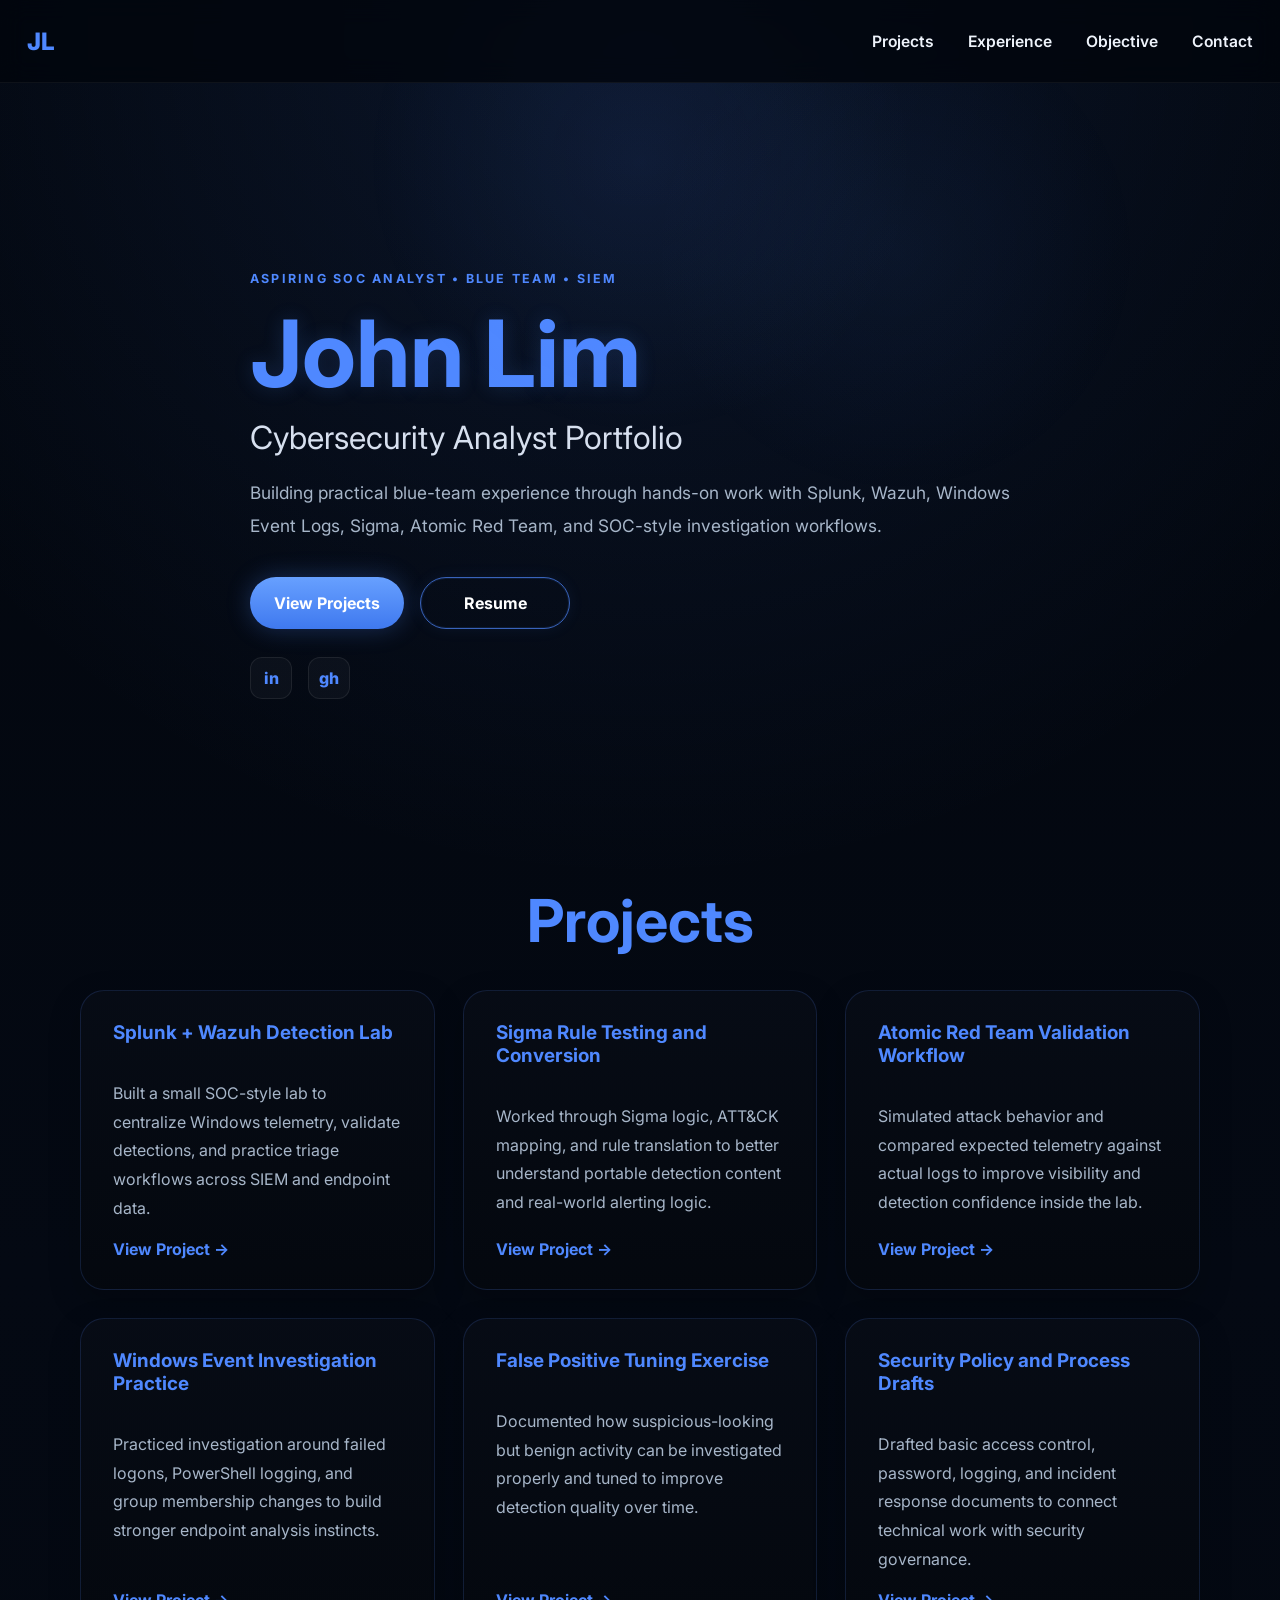
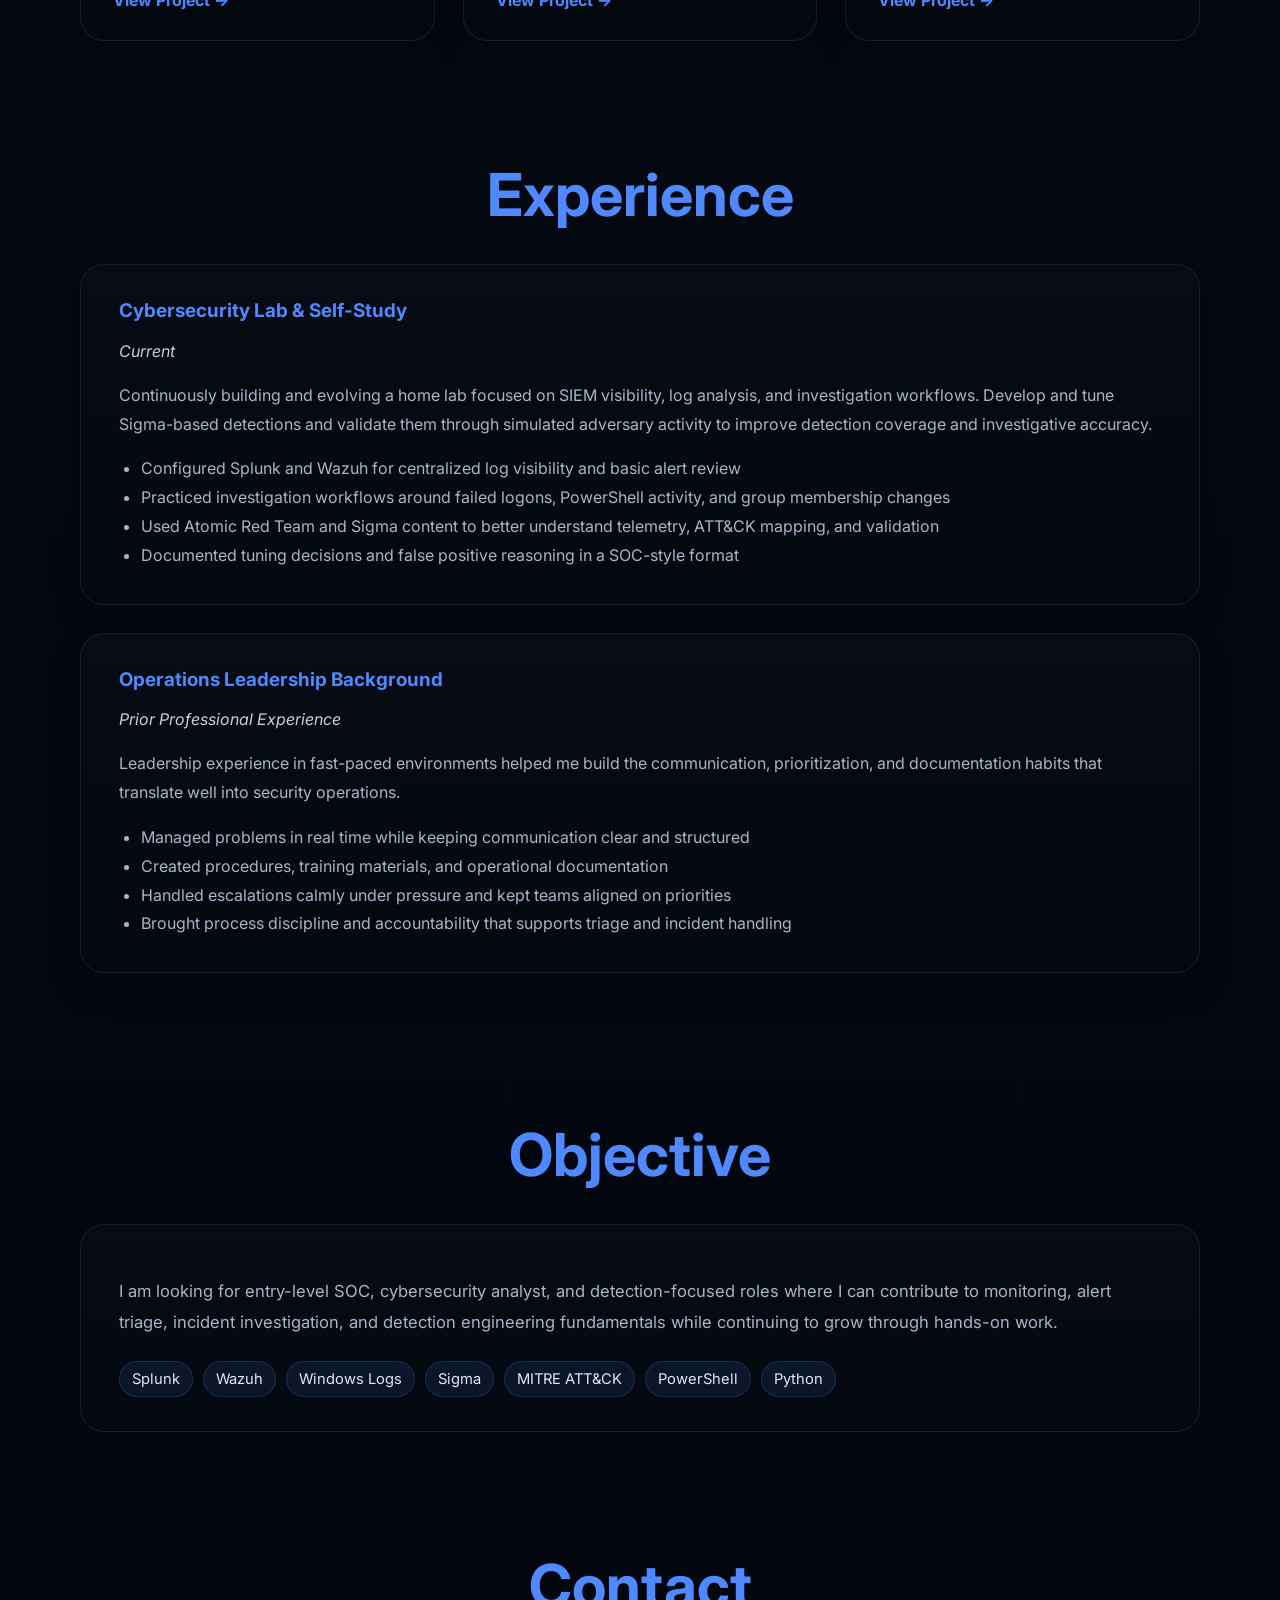
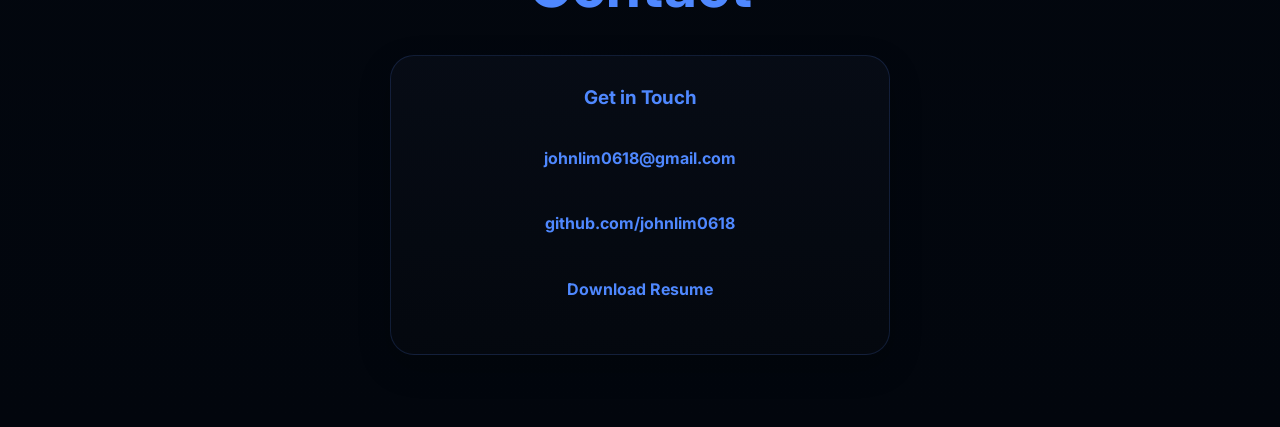
<file: index.html>
<!DOCTYPE html>
<html lang="en">
<head>
  <meta charset="UTF-8" />
  <meta name="viewport" content="width=device-width, initial-scale=1.0" />
  <title>John Lim | Cybersecurity Portfolio</title>
  <meta name="description" content="Cybersecurity portfolio for John Lim." />
  <link rel="preconnect" href="https://fonts.googleapis.com">
  <link rel="preconnect" href="https://fonts.gstatic.com" crossorigin>
  <link href="https://fonts.googleapis.com/css2?family=Inter:wght@400;500;600;700;800&display=swap" rel="stylesheet">
  <link rel="stylesheet" href="style.css" />
</head>
<body>
  <div class="page-glow"></div>

  <header class="header">
    <div class="container nav">
      <a class="brand" href="index.html">JL</a>
      <button class="menu-btn" aria-label="Toggle navigation">☰</button>
      <nav class="nav-links">
        <a href="#projects">Projects</a>
        <a href="#experience">Experience</a>
        <a href="#objective">Objective</a>
        <a href="#contact">Contact</a>
      </nav>
    </div>
  </header>

  <main id="top">
    <section class="hero">
      <div class="container hero-inner">
        <p class="eyebrow">Aspiring SOC Analyst • Blue Team • SIEM</p>
        <h1>John Lim</h1>
        <p class="subtitle">Cybersecurity Analyst Portfolio</p>
        <p class="hero-copy">
          Building practical blue-team experience through hands-on work with Splunk, Wazuh,
          Windows Event Logs, Sigma, Atomic Red Team, and SOC-style investigation workflows.
        </p>

        <div class="hero-actions">
          <a class="btn btn-primary" href="#projects">View Projects</a>
          <a class="btn btn-secondary" href="resume.pdf" target="_blank">Resume</a>
        </div>

        <div class="socials">
          <a href="https://www.linkedin.com/in/your-linkedin/" target="_blank" rel="noreferrer" aria-label="LinkedIn">in</a>
          <a href="https://github.com/johnlim0618" target="_blank" rel="noreferrer" aria-label="GitHub">gh</a>
        </div>
      </div>
    </section>

    <section id="projects" class="section">
      <div class="container narrow">
        <h2 class="section-heading">Projects</h2>

        <div class="project-grid">
          <article class="project-card">
            <h3>Splunk + Wazuh Detection Lab</h3>
            <p>Built a small SOC-style lab to centralize Windows telemetry, validate detections, and practice triage workflows across SIEM and endpoint data.</p>
            <a href="splunk-wazuh-detection-lab.html">View Project →</a>
          </article>

          <article class="project-card">
            <h3>Sigma Rule Testing and Conversion</h3>
            <p>Worked through Sigma logic, ATT&amp;CK mapping, and rule translation to better understand portable detection content and real-world alerting logic.</p>
            <a href="sigma-rule-testing-conversion.html">View Project →</a>
          </article>

          <article class="project-card">
            <h3>Atomic Red Team Validation Workflow</h3>
            <p>Simulated attack behavior and compared expected telemetry against actual logs to improve visibility and detection confidence inside the lab.</p>
            <a href="atomic-red-team-validation-workflow.html">View Project →</a>
          </article>

          <article class="project-card">
            <h3>Windows Event Investigation Practice</h3>
            <p>Practiced investigation around failed logons, PowerShell logging, and group membership changes to build stronger endpoint analysis instincts.</p>
            <a href="windows-event-investigation-practice.html">View Project →</a>
          </article>

          <article class="project-card">
            <h3>False Positive Tuning Exercise</h3>
            <p>Documented how suspicious-looking but benign activity can be investigated properly and tuned to improve detection quality over time.</p>
            <a href="false-positive-tuning-exercise.html">View Project →</a>
          </article>

          <article class="project-card">
            <h3>Security Policy and Process Drafts</h3>
            <p>Drafted basic access control, password, logging, and incident response documents to connect technical work with security governance.</p>
            <a href="security-policy-process-drafts.html">View Project →</a>
          </article>
        </div>
      </div>
    </section>

    <section id="experience" class="section">
      <div class="container narrow">
        <h2 class="section-heading">Experience</h2>

        <article class="exp-card">
          <h3>Cybersecurity Lab & Self-Study</h3>
          <p class="exp-meta">Current</p>
          <p class="exp-summary">Continuously building and evolving a home lab focused on SIEM visibility, log analysis, and investigation workflows. Develop and tune Sigma-based detections and validate them through simulated adversary activity to improve detection coverage and investigative accuracy.</p>
          <ul>
            <li>Configured Splunk and Wazuh for centralized log visibility and basic alert review</li>
            <li>Practiced investigation workflows around failed logons, PowerShell activity, and group membership changes</li>
            <li>Used Atomic Red Team and Sigma content to better understand telemetry, ATT&amp;CK mapping, and validation</li>
            <li>Documented tuning decisions and false positive reasoning in a SOC-style format</li>
          </ul>
        </article>

        <article class="exp-card">
          <h3>Operations Leadership Background</h3>
          <p class="exp-meta">Prior Professional Experience</p>
          <p class="exp-summary">Leadership experience in fast-paced environments helped me build the communication, prioritization, and documentation habits that translate well into security operations.</p>
          <ul>
            <li>Managed problems in real time while keeping communication clear and structured</li>
            <li>Created procedures, training materials, and operational documentation</li>
            <li>Handled escalations calmly under pressure and kept teams aligned on priorities</li>
            <li>Brought process discipline and accountability that supports triage and incident handling</li>
          </ul>
        </article>
      </div>
    </section>

    <section id="objective" class="section">
      <div class="container narrow">
        <h2 class="section-heading">Objective</h2>
        <article class="objective-card">
          <p>I am looking for entry-level SOC, cybersecurity analyst, and detection-focused roles where I can contribute to monitoring, alert triage, incident investigation, and detection engineering fundamentals while continuing to grow through hands-on work.</p>
          <div class="pill-row">
            <span>Splunk</span>
            <span>Wazuh</span>
            <span>Windows Logs</span>
            <span>Sigma</span>
            <span>MITRE ATT&CK</span>
            <span>PowerShell</span>
            <span>Python</span>
          </div>
        </article>
      </div>
    </section>

   <section id="contact" class="section">
  <div class="container narrow">
    <h2 class="section-heading">Contact</h2>

    <div style="display: flex; justify-content: center;">
      <article class="project-card" style="max-width: 500px; width: 100%; text-align: center;">
        <h3>Get in Touch</h3>

        <p>
          <a href="mailto:YOUR_EMAIL_HERE">johnlim0618@gmail.com</a>
        </p>

        <p>
          <a href="https://github.com/johnlim0618" target="_blank" rel="noreferrer">
            github.com/johnlim0618
          </a>
        </p>

        <p>
          <a href="resume.pdf" download>
            Download Resume
          </a>
        </p>
      </article>
    </div>
  </div>
</section>
</file>
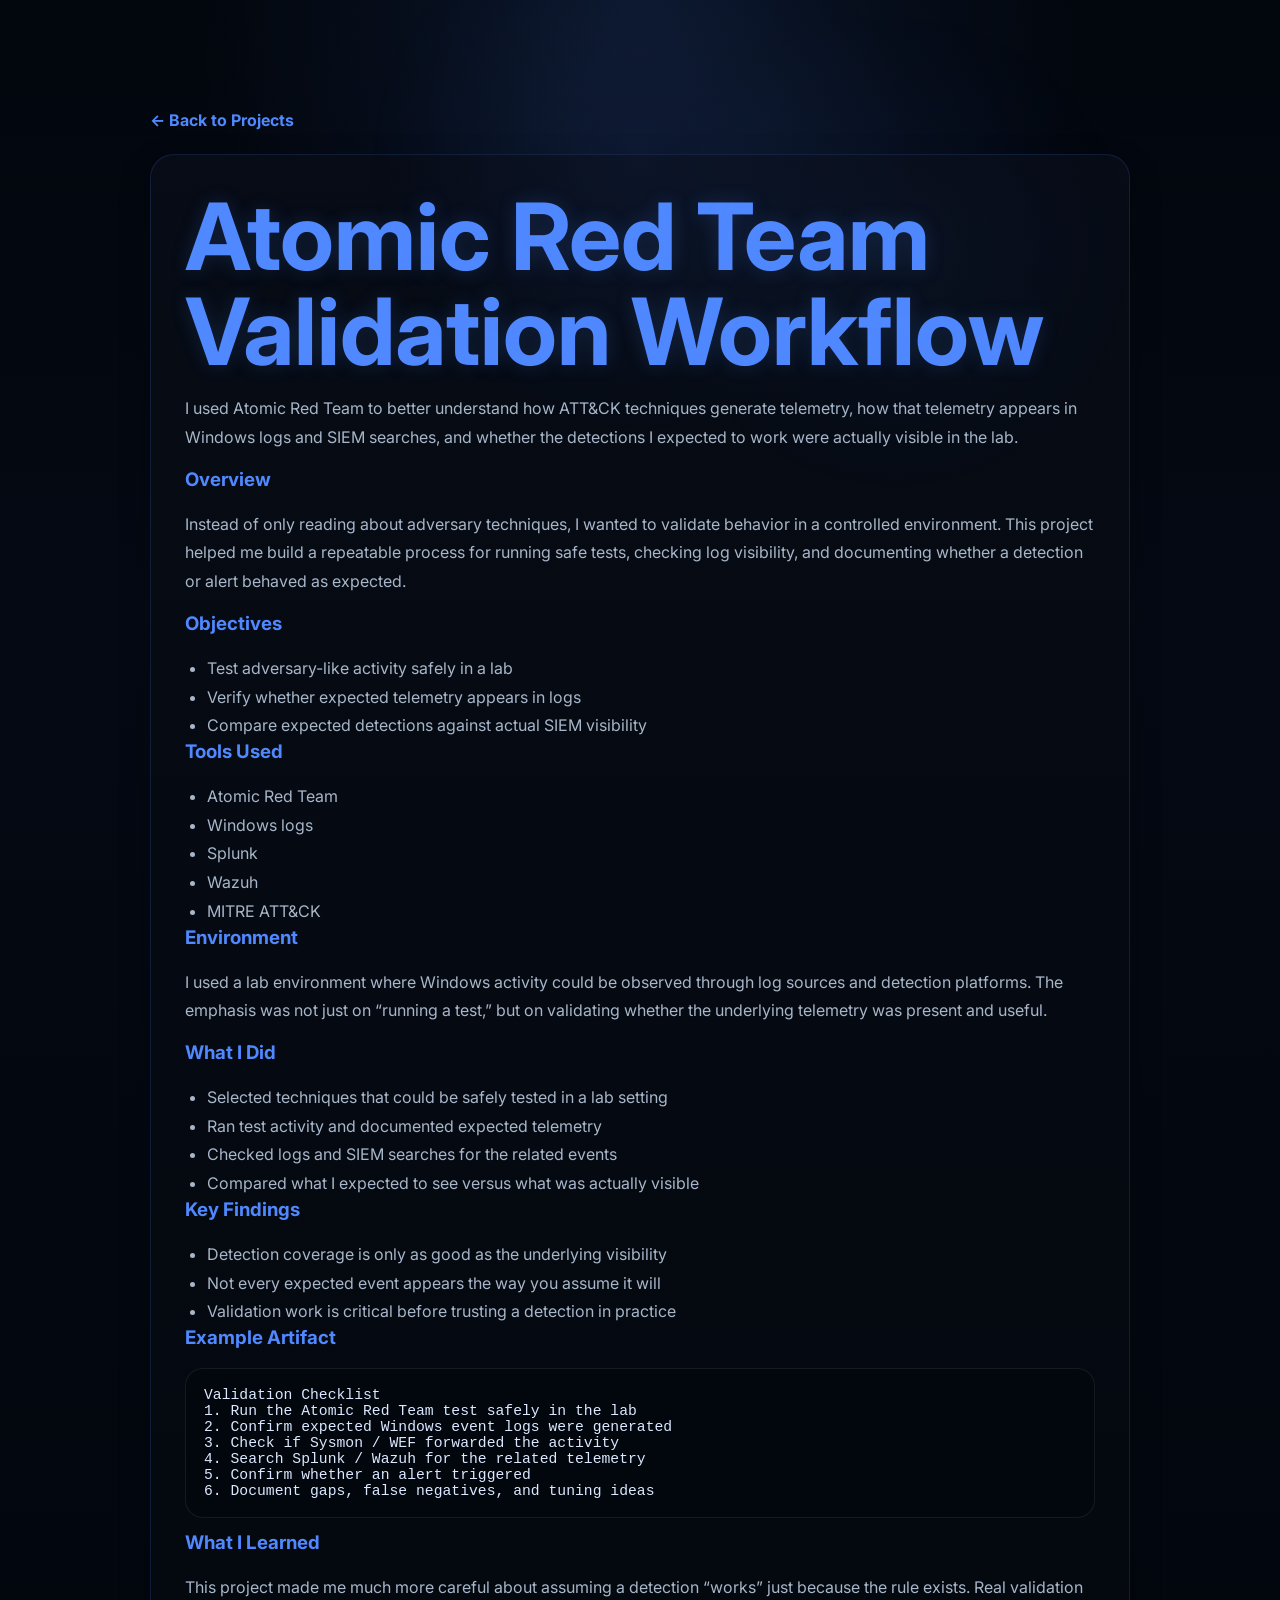
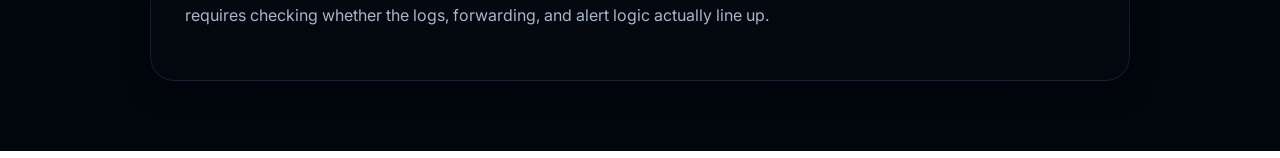
<file: atomic-red-team-validation-workflow.html>
<!DOCTYPE html>
<html lang="en">
<head>
  <meta charset="UTF-8" />
  <meta name="viewport" content="width=device-width, initial-scale=1.0" />
  <title>Atomic Red Team Validation Workflow | John Lim</title>
  <meta name="description" content="Atomic Red Team Validation Workflow by John Lim" />
  <link rel="preconnect" href="https://fonts.googleapis.com">
  <link rel="preconnect" href="https://fonts.gstatic.com" crossorigin>
  <link href="https://fonts.googleapis.com/css2?family=Inter:wght@400;500;600;700;800&display=swap" rel="stylesheet">
  <link rel="stylesheet" href="style.css" />
</head>
<body>
  <div class="page-glow"></div>

  <div class="detail-wrap">
    <a class="back-link" href="index.html#projects">← Back to Projects</a>

    <article class="detail-card">
      <h1>Atomic Red Team Validation Workflow</h1>

      <p>
        I used Atomic Red Team to better understand how ATT&amp;CK techniques generate telemetry,
        how that telemetry appears in Windows logs and SIEM searches, and whether the detections
        I expected to work were actually visible in the lab.
      </p>

      <h3>Overview</h3>
      <p>
        Instead of only reading about adversary techniques, I wanted to validate behavior in a controlled environment.
        This project helped me build a repeatable process for running safe tests, checking log visibility,
        and documenting whether a detection or alert behaved as expected.
      </p>

      <h3>Objectives</h3>
      <ul>
        <li>Test adversary-like activity safely in a lab</li>
        <li>Verify whether expected telemetry appears in logs</li>
        <li>Compare expected detections against actual SIEM visibility</li>
      </ul>

      <h3>Tools Used</h3>
      <ul>
        <li>Atomic Red Team</li>
        <li>Windows logs</li>
        <li>Splunk</li>
        <li>Wazuh</li>
        <li>MITRE ATT&amp;CK</li>
      </ul>

      <h3>Environment</h3>
      <p>
        I used a lab environment where Windows activity could be observed through log sources and detection platforms.
        The emphasis was not just on “running a test,” but on validating whether the underlying telemetry was present
        and useful.
      </p>

      <h3>What I Did</h3>
      <ul>
        <li>Selected techniques that could be safely tested in a lab setting</li>
        <li>Ran test activity and documented expected telemetry</li>
        <li>Checked logs and SIEM searches for the related events</li>
        <li>Compared what I expected to see versus what was actually visible</li>
      </ul>

      <h3>Key Findings</h3>
      <ul>
        <li>Detection coverage is only as good as the underlying visibility</li>
        <li>Not every expected event appears the way you assume it will</li>
        <li>Validation work is critical before trusting a detection in practice</li>
      </ul>

      <h3>Example Artifact</h3>
      <pre><code>Validation Checklist
1. Run the Atomic Red Team test safely in the lab
2. Confirm expected Windows event logs were generated
3. Check if Sysmon / WEF forwarded the activity
4. Search Splunk / Wazuh for the related telemetry
5. Confirm whether an alert triggered
6. Document gaps, false negatives, and tuning ideas</code></pre>

      <h3>What I Learned</h3>
      <p>
        This project made me much more careful about assuming a detection “works” just because the rule exists.
        Real validation requires checking whether the logs, forwarding, and alert logic actually line up.
      </p>

      
    </article>
  </div>
</body>
</html>
</file>
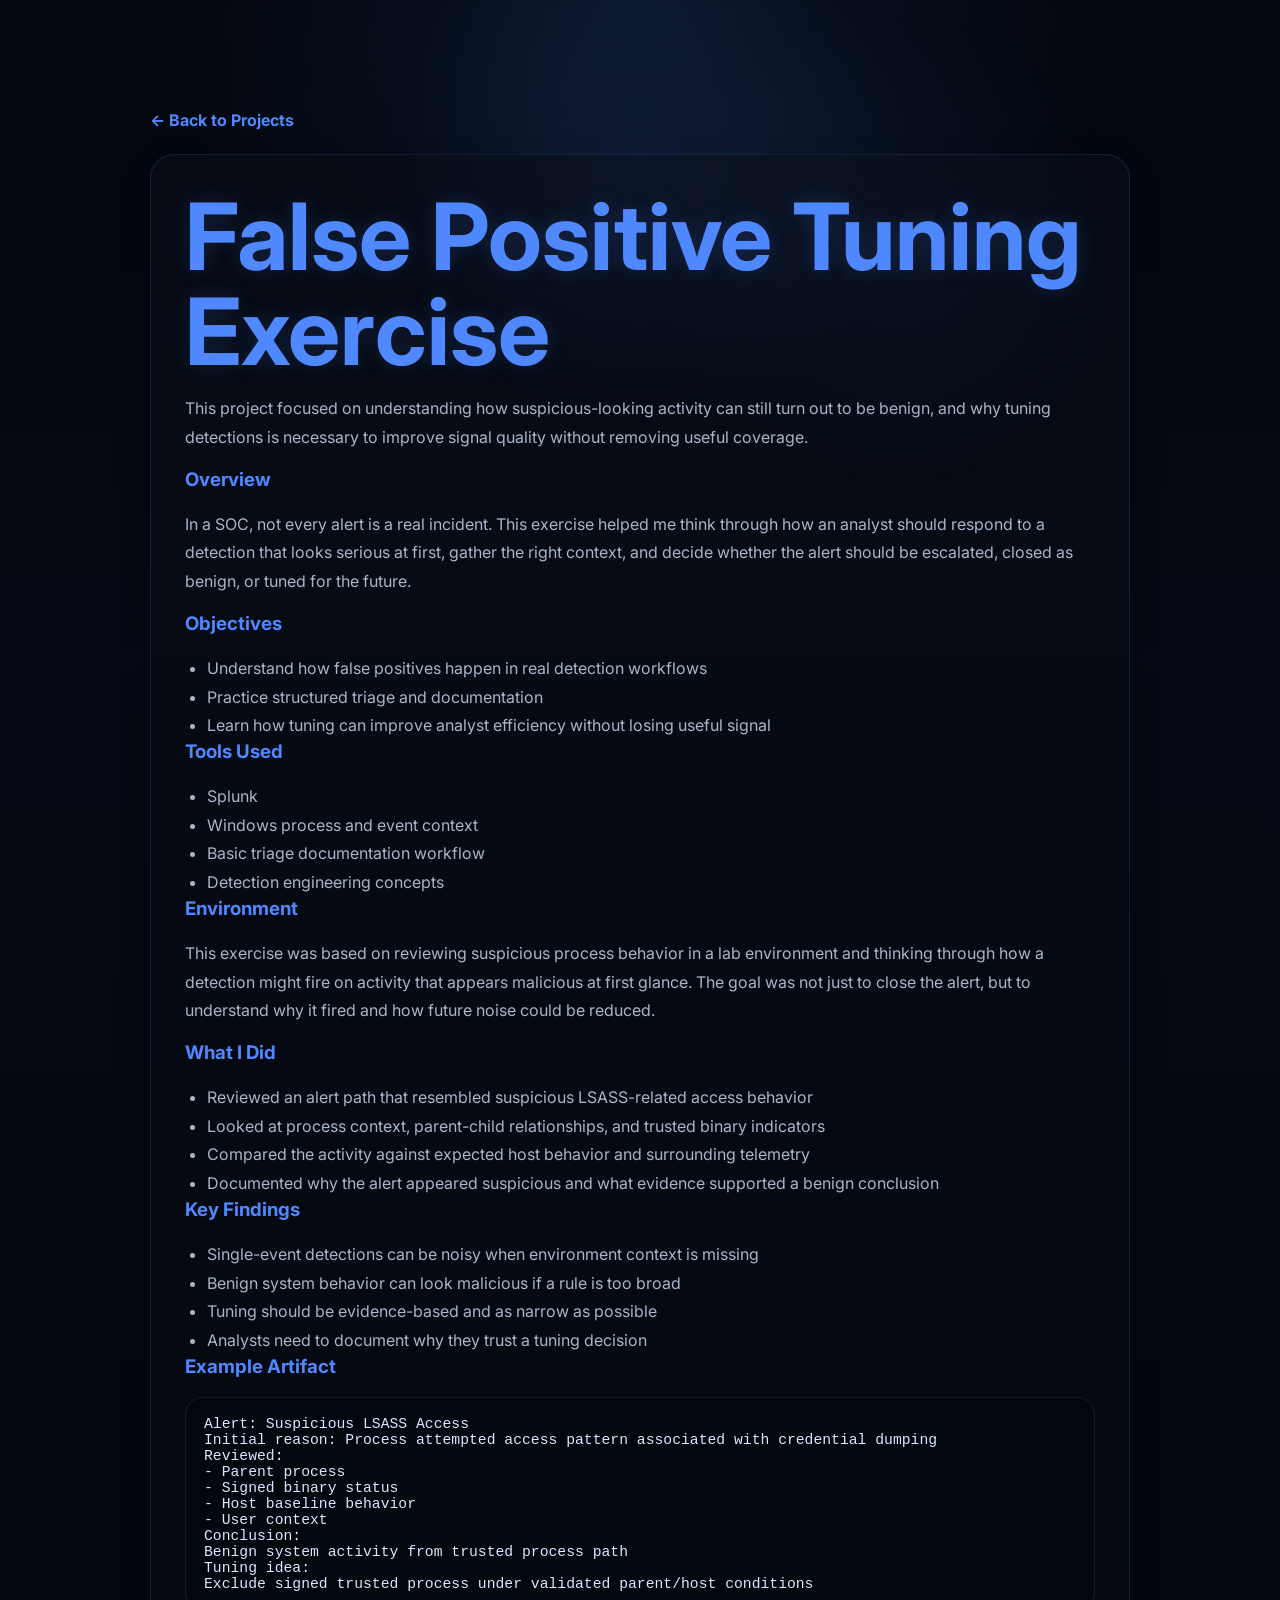
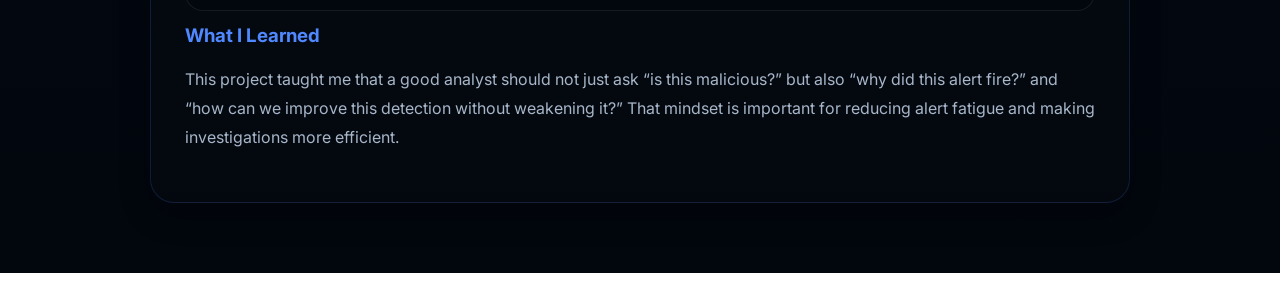
<file: false-positive-tuning-exercise.html>
<!DOCTYPE html>
<html lang="en">
<head>
  <meta charset="UTF-8" />
  <meta name="viewport" content="width=device-width, initial-scale=1.0" />
  <title>False Positive Tuning Exercise | John Lim</title>
  <meta name="description" content="False Positive Tuning Exercise by John Lim" />
  <link rel="preconnect" href="https://fonts.googleapis.com">
  <link rel="preconnect" href="https://fonts.gstatic.com" crossorigin>
  <link href="https://fonts.googleapis.com/css2?family=Inter:wght@400;500;600;700;800&display=swap" rel="stylesheet">
  <link rel="stylesheet" href="style.css" />
</head>
<body>
  <div class="page-glow"></div>

  <div class="detail-wrap">
    <a class="back-link" href="index.html#projects">← Back to Projects</a>

    <article class="detail-card">
      <h1>False Positive Tuning Exercise</h1>

      <p>
        This project focused on understanding how suspicious-looking activity can still turn out to be benign,
        and why tuning detections is necessary to improve signal quality without removing useful coverage.
      </p>

      <h3>Overview</h3>
      <p>
        In a SOC, not every alert is a real incident. This exercise helped me think through how an analyst should respond
        to a detection that looks serious at first, gather the right context, and decide whether the alert should be escalated,
        closed as benign, or tuned for the future.
      </p>

      <h3>Objectives</h3>
      <ul>
        <li>Understand how false positives happen in real detection workflows</li>
        <li>Practice structured triage and documentation</li>
        <li>Learn how tuning can improve analyst efficiency without losing useful signal</li>
      </ul>

      <h3>Tools Used</h3>
      <ul>
        <li>Splunk</li>
        <li>Windows process and event context</li>
        <li>Basic triage documentation workflow</li>
        <li>Detection engineering concepts</li>
      </ul>

      <h3>Environment</h3>
      <p>
        This exercise was based on reviewing suspicious process behavior in a lab environment and thinking through
        how a detection might fire on activity that appears malicious at first glance. The goal was not just to close the alert,
        but to understand why it fired and how future noise could be reduced.
      </p>

      <h3>What I Did</h3>
      <ul>
        <li>Reviewed an alert path that resembled suspicious LSASS-related access behavior</li>
        <li>Looked at process context, parent-child relationships, and trusted binary indicators</li>
        <li>Compared the activity against expected host behavior and surrounding telemetry</li>
        <li>Documented why the alert appeared suspicious and what evidence supported a benign conclusion</li>
      </ul>

      <h3>Key Findings</h3>
      <ul>
        <li>Single-event detections can be noisy when environment context is missing</li>
        <li>Benign system behavior can look malicious if a rule is too broad</li>
        <li>Tuning should be evidence-based and as narrow as possible</li>
        <li>Analysts need to document why they trust a tuning decision</li>
      </ul>

      <h3>Example Artifact</h3>
      <pre><code>Alert: Suspicious LSASS Access
Initial reason: Process attempted access pattern associated with credential dumping
Reviewed:
- Parent process
- Signed binary status
- Host baseline behavior
- User context
Conclusion:
Benign system activity from trusted process path
Tuning idea:
Exclude signed trusted process under validated parent/host conditions</code></pre>

      <h3>What I Learned</h3>
      <p>
        This project taught me that a good analyst should not just ask “is this malicious?” but also
        “why did this alert fire?” and “how can we improve this detection without weakening it?”
        That mindset is important for reducing alert fatigue and making investigations more efficient.
      </p>
    </article>
  </div>
</body>
</html>
</file>
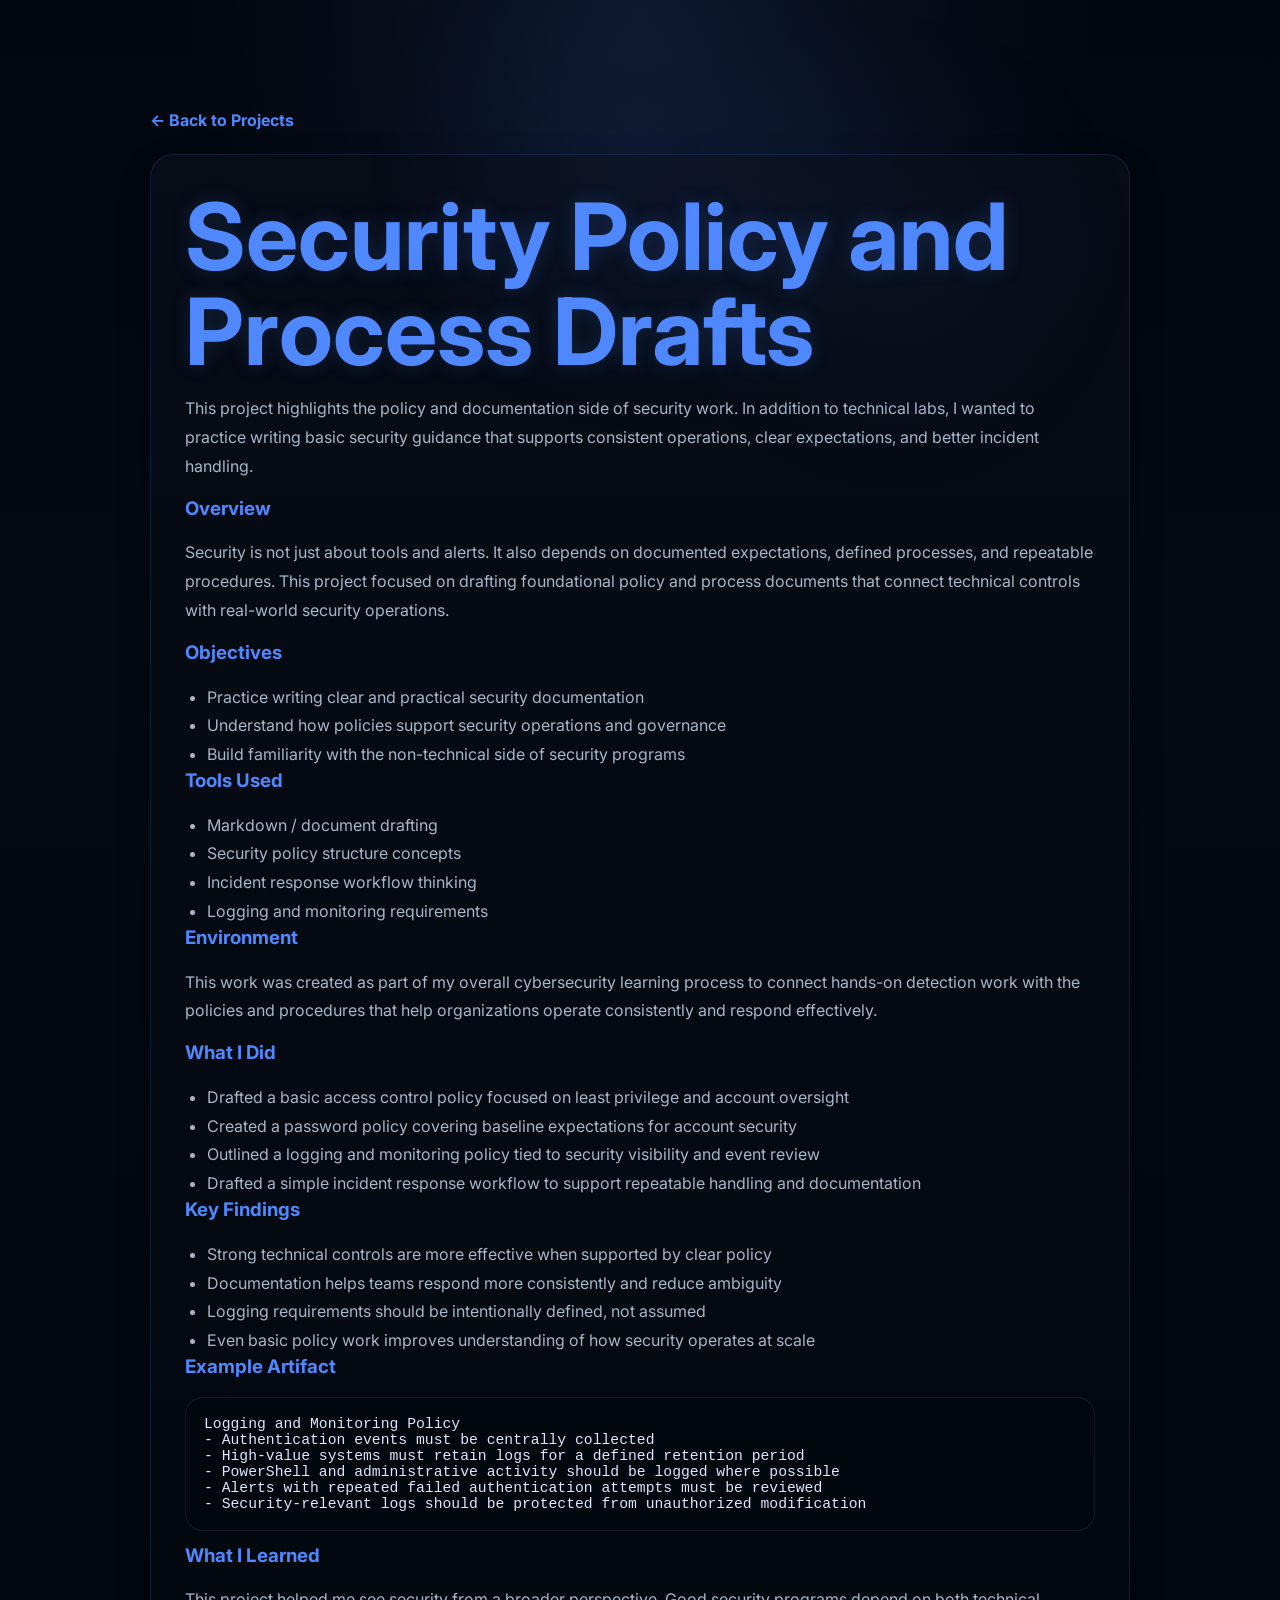
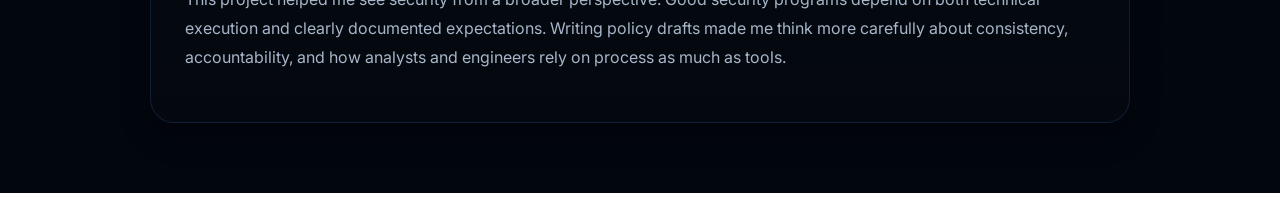
<file: security-policy-process-drafts.html>
<!DOCTYPE html>
<html lang="en">
<head>
  <meta charset="UTF-8" />
  <meta name="viewport" content="width=device-width, initial-scale=1.0" />
  <title>Security Policy and Process Drafts | John Lim</title>
  <meta name="description" content="Security Policy and Process Drafts by John Lim" />
  <link rel="preconnect" href="https://fonts.googleapis.com">
  <link rel="preconnect" href="https://fonts.gstatic.com" crossorigin>
  <link href="https://fonts.googleapis.com/css2?family=Inter:wght@400;500;600;700;800&display=swap" rel="stylesheet">
  <link rel="stylesheet" href="style.css" />
</head>
<body>
  <div class="page-glow"></div>

  <div class="detail-wrap">
    <a class="back-link" href="index.html#projects">← Back to Projects</a>

    <article class="detail-card">
      <h1>Security Policy and Process Drafts</h1>

      <p>
        This project highlights the policy and documentation side of security work.
        In addition to technical labs, I wanted to practice writing basic security guidance that supports
        consistent operations, clear expectations, and better incident handling.
      </p>

      <h3>Overview</h3>
      <p>
        Security is not just about tools and alerts. It also depends on documented expectations, defined processes,
        and repeatable procedures. This project focused on drafting foundational policy and process documents
        that connect technical controls with real-world security operations.
      </p>

      <h3>Objectives</h3>
      <ul>
        <li>Practice writing clear and practical security documentation</li>
        <li>Understand how policies support security operations and governance</li>
        <li>Build familiarity with the non-technical side of security programs</li>
      </ul>

      <h3>Tools Used</h3>
      <ul>
        <li>Markdown / document drafting</li>
        <li>Security policy structure concepts</li>
        <li>Incident response workflow thinking</li>
        <li>Logging and monitoring requirements</li>
      </ul>

      <h3>Environment</h3>
      <p>
        This work was created as part of my overall cybersecurity learning process to connect hands-on detection work
        with the policies and procedures that help organizations operate consistently and respond effectively.
      </p>

      <h3>What I Did</h3>
      <ul>
        <li>Drafted a basic access control policy focused on least privilege and account oversight</li>
        <li>Created a password policy covering baseline expectations for account security</li>
        <li>Outlined a logging and monitoring policy tied to security visibility and event review</li>
        <li>Drafted a simple incident response workflow to support repeatable handling and documentation</li>
      </ul>

      <h3>Key Findings</h3>
      <ul>
        <li>Strong technical controls are more effective when supported by clear policy</li>
        <li>Documentation helps teams respond more consistently and reduce ambiguity</li>
        <li>Logging requirements should be intentionally defined, not assumed</li>
        <li>Even basic policy work improves understanding of how security operates at scale</li>
      </ul>

      <h3>Example Artifact</h3>
      <pre><code>Logging and Monitoring Policy
- Authentication events must be centrally collected
- High-value systems must retain logs for a defined retention period
- PowerShell and administrative activity should be logged where possible
- Alerts with repeated failed authentication attempts must be reviewed
- Security-relevant logs should be protected from unauthorized modification</code></pre>

      <h3>What I Learned</h3>
      <p>
        This project helped me see security from a broader perspective. Good security programs depend on both
        technical execution and clearly documented expectations. Writing policy drafts made me think more carefully
        about consistency, accountability, and how analysts and engineers rely on process as much as tools.
      </p>

      
    </article>
  </div>
</body>
</html>
</file>
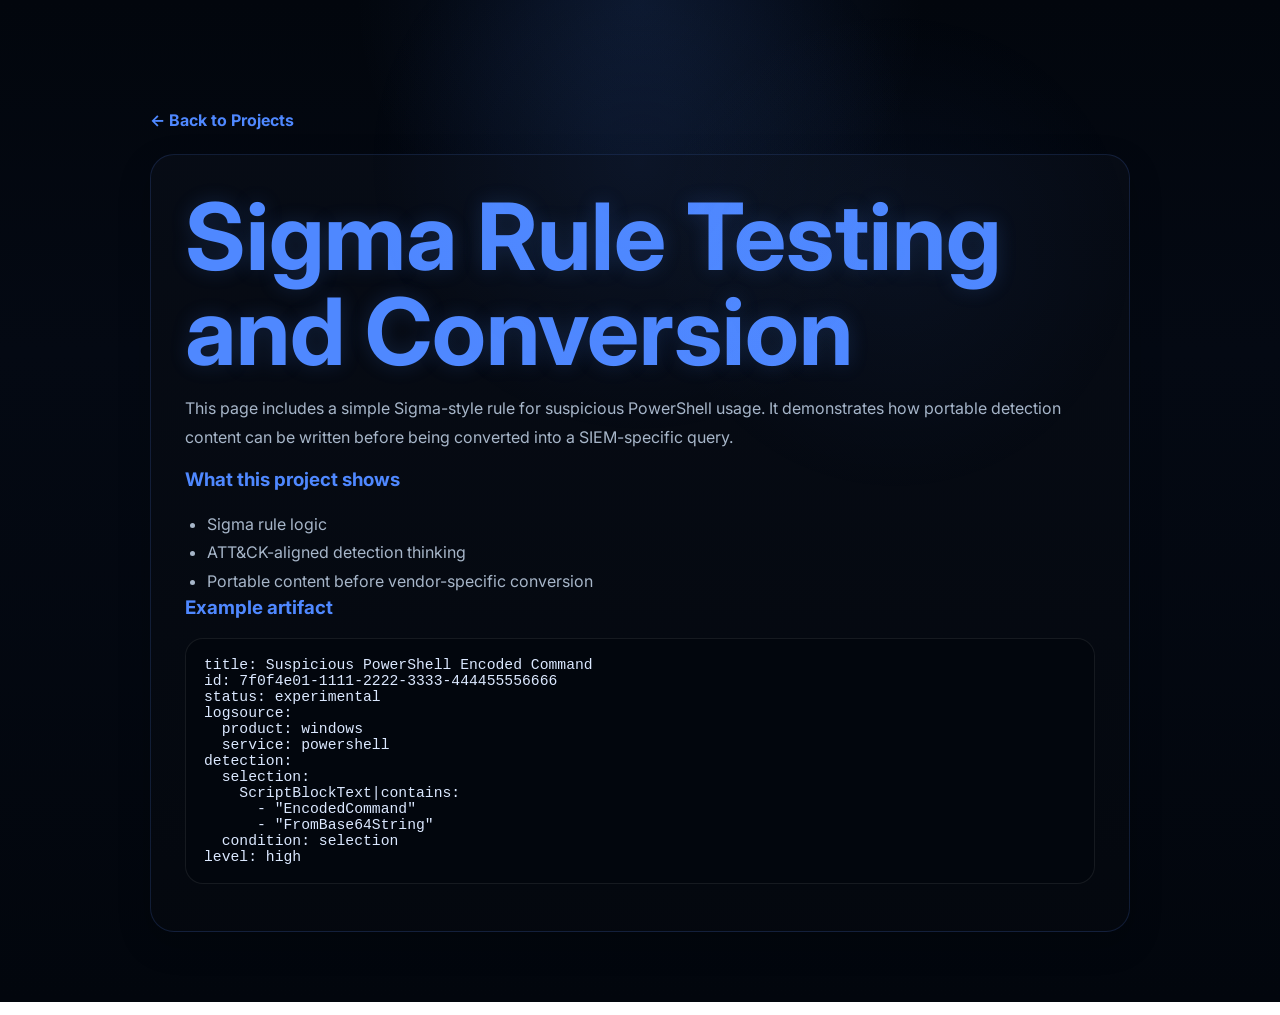
<file: sigma-rule-testing-conversion.html>
<!DOCTYPE html>
<html lang="en">
<head>
  <meta charset="UTF-8" />
  <meta name="viewport" content="width=device-width, initial-scale=1.0" />
  <title>Sigma Rule Testing and Conversion | John Lim</title>
  <meta name="description" content="Sigma Rule Testing and Conversion project page for John Lim." />
  <link rel="preconnect" href="https://fonts.googleapis.com">
  <link rel="preconnect" href="https://fonts.gstatic.com" crossorigin>
  <link href="https://fonts.googleapis.com/css2?family=Inter:wght@400;500;600;700;800&display=swap" rel="stylesheet">
  <link rel="stylesheet" href="style.css" />
</head>
<body>
  <div class="page-glow"></div>
  <div class="detail-wrap">
    <a class="back-link" href="index.html#projects">← Back to Projects</a>
    <article class="detail-card">
      <h1>Sigma Rule Testing and Conversion</h1>
      <p>This page includes a simple Sigma-style rule for suspicious PowerShell usage. It demonstrates how portable detection content can be written before being converted into a SIEM-specific query.</p>
      <h3>What this project shows</h3>
      <ul>
        <li>Sigma rule logic</li><li>ATT&CK-aligned detection thinking</li><li>Portable content before vendor-specific conversion</li>
      </ul>
      <h3>Example artifact</h3>
      <pre><code>title: Suspicious PowerShell Encoded Command
id: 7f0f4e01-1111-2222-3333-444455556666
status: experimental
logsource:
  product: windows
  service: powershell
detection:
  selection:
    ScriptBlockText|contains:
      - "EncodedCommand"
      - "FromBase64String"
  condition: selection
level: high</code></pre>
    </article>
  </div>
</body>
</html>
</file>
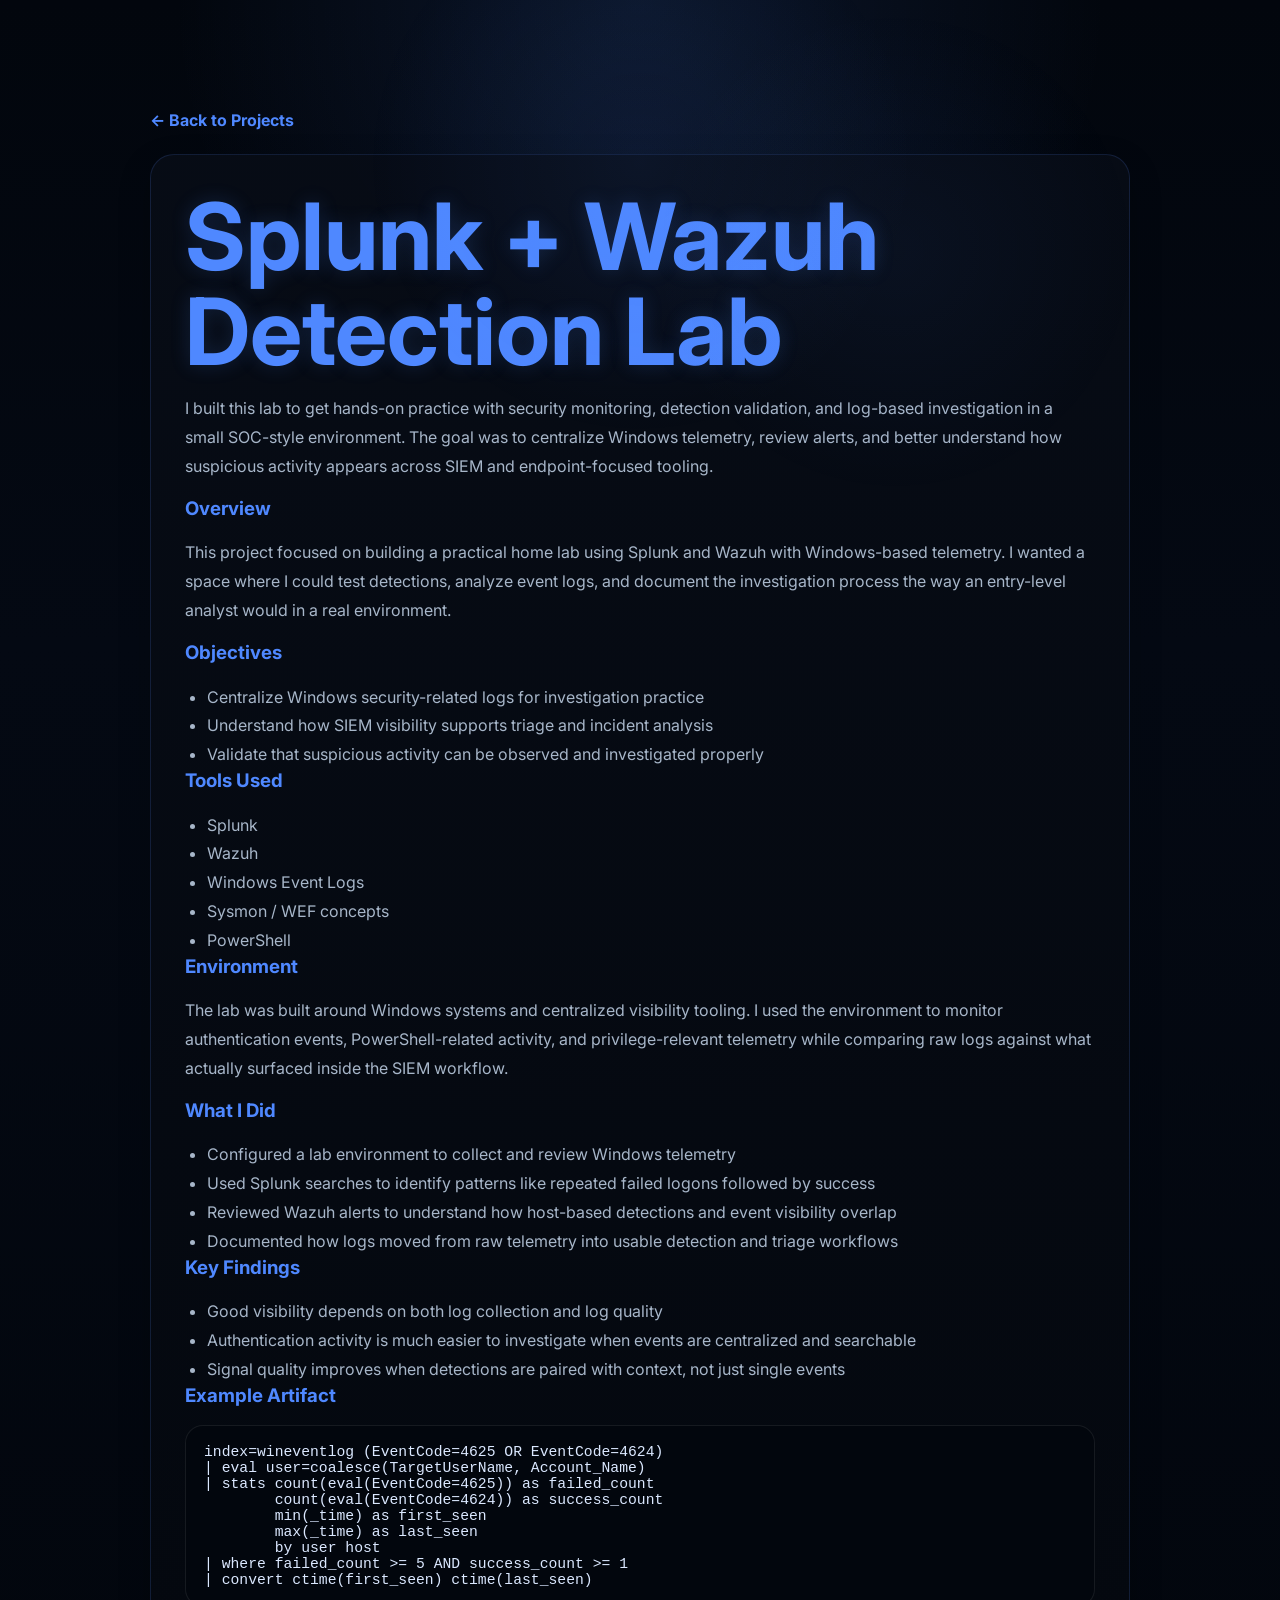
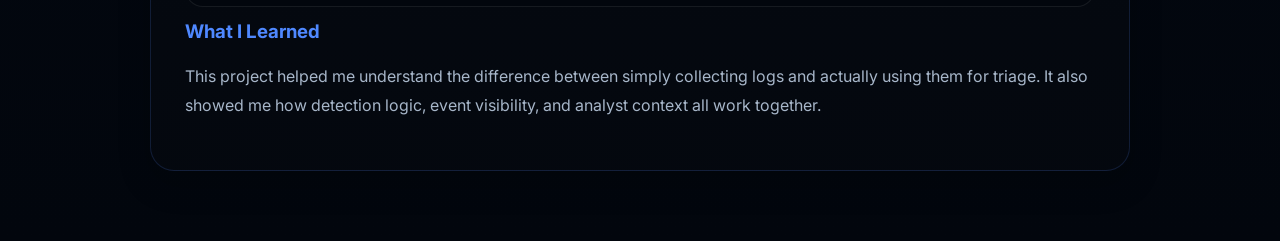
<file: splunk-wazuh-detection-lab.html>
<!DOCTYPE html>
<html lang="en">
<head>
  <meta charset="UTF-8" />
  <meta name="viewport" content="width=device-width, initial-scale=1.0" />
  <title>Splunk + Wazuh Detection Lab | John Lim</title>
  <meta name="description" content="Splunk + Wazuh Detection Lab by John Lim" />
  <link rel="preconnect" href="https://fonts.googleapis.com">
  <link rel="preconnect" href="https://fonts.gstatic.com" crossorigin>
  <link href="https://fonts.googleapis.com/css2?family=Inter:wght@400;500;600;700;800&display=swap" rel="stylesheet">
  <link rel="stylesheet" href="style.css" />
</head>
<body>
  <div class="page-glow"></div>

  <div class="detail-wrap">
    <a class="back-link" href="index.html#projects">← Back to Projects</a>

    <article class="detail-card">
      <h1>Splunk + Wazuh Detection Lab</h1>

      <p>
        I built this lab to get hands-on practice with security monitoring, detection validation,
        and log-based investigation in a small SOC-style environment. The goal was to centralize
        Windows telemetry, review alerts, and better understand how suspicious activity appears
        across SIEM and endpoint-focused tooling.
      </p>

      <h3>Overview</h3>
      <p>
        This project focused on building a practical home lab using Splunk and Wazuh with Windows-based telemetry.
        I wanted a space where I could test detections, analyze event logs, and document the investigation process
        the way an entry-level analyst would in a real environment.
      </p>

      <h3>Objectives</h3>
      <ul>
        <li>Centralize Windows security-related logs for investigation practice</li>
        <li>Understand how SIEM visibility supports triage and incident analysis</li>
        <li>Validate that suspicious activity can be observed and investigated properly</li>
      </ul>

      <h3>Tools Used</h3>
      <ul>
        <li>Splunk</li>
        <li>Wazuh</li>
        <li>Windows Event Logs</li>
        <li>Sysmon / WEF concepts</li>
        <li>PowerShell</li>
      </ul>

      <h3>Environment</h3>
      <p>
        The lab was built around Windows systems and centralized visibility tooling. I used the environment
        to monitor authentication events, PowerShell-related activity, and privilege-relevant telemetry while
        comparing raw logs against what actually surfaced inside the SIEM workflow.
      </p>

      <h3>What I Did</h3>
      <ul>
        <li>Configured a lab environment to collect and review Windows telemetry</li>
        <li>Used Splunk searches to identify patterns like repeated failed logons followed by success</li>
        <li>Reviewed Wazuh alerts to understand how host-based detections and event visibility overlap</li>
        <li>Documented how logs moved from raw telemetry into usable detection and triage workflows</li>
      </ul>

      <h3>Key Findings</h3>
      <ul>
        <li>Good visibility depends on both log collection and log quality</li>
        <li>Authentication activity is much easier to investigate when events are centralized and searchable</li>
        <li>Signal quality improves when detections are paired with context, not just single events</li>
      </ul>

      <h3>Example Artifact</h3>
      <pre><code>index=wineventlog (EventCode=4625 OR EventCode=4624)
| eval user=coalesce(TargetUserName, Account_Name)
| stats count(eval(EventCode=4625)) as failed_count
        count(eval(EventCode=4624)) as success_count
        min(_time) as first_seen
        max(_time) as last_seen
        by user host
| where failed_count >= 5 AND success_count >= 1
| convert ctime(first_seen) ctime(last_seen)</code></pre>

      <h3>What I Learned</h3>
      <p>
        This project helped me understand the difference between simply collecting logs and actually using them
        for triage. It also showed me how detection logic, event visibility, and analyst context all work together.
      </p>
    </article>
  </div>
</body>
</html>
</file>
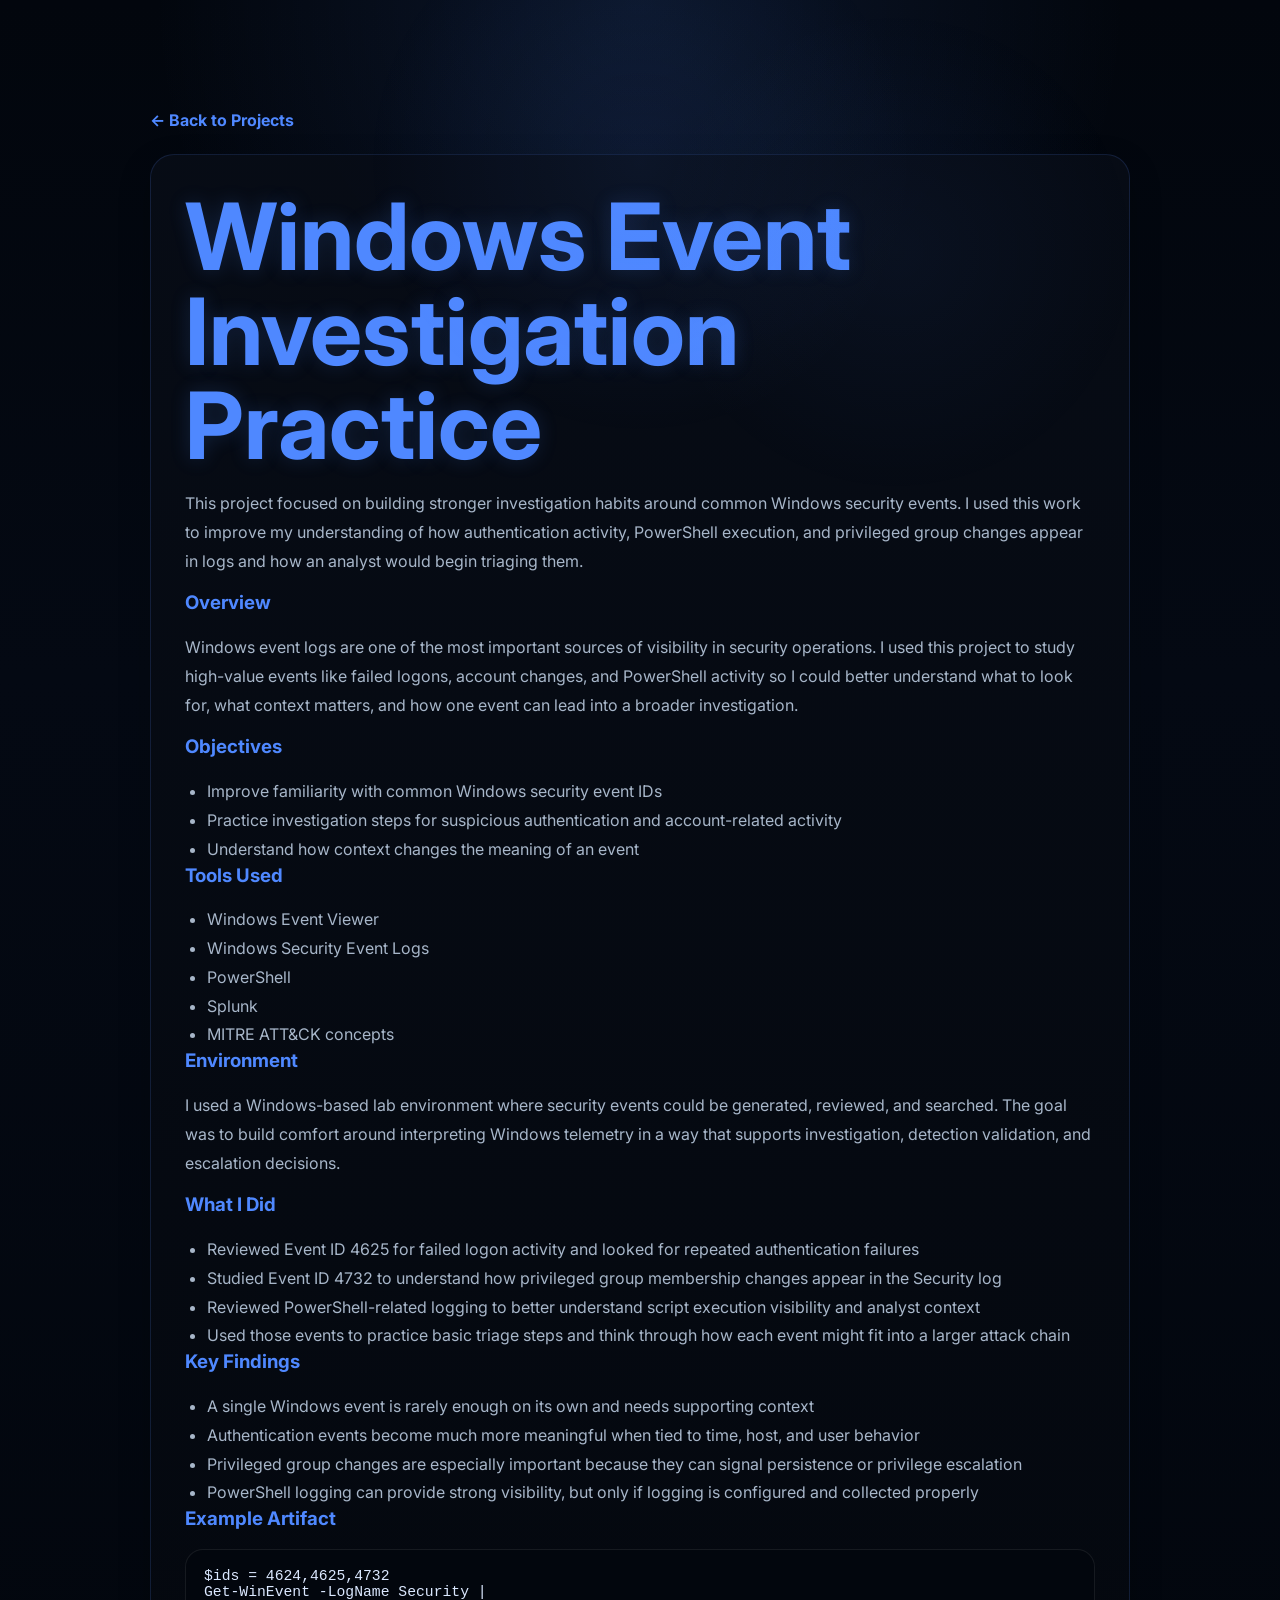
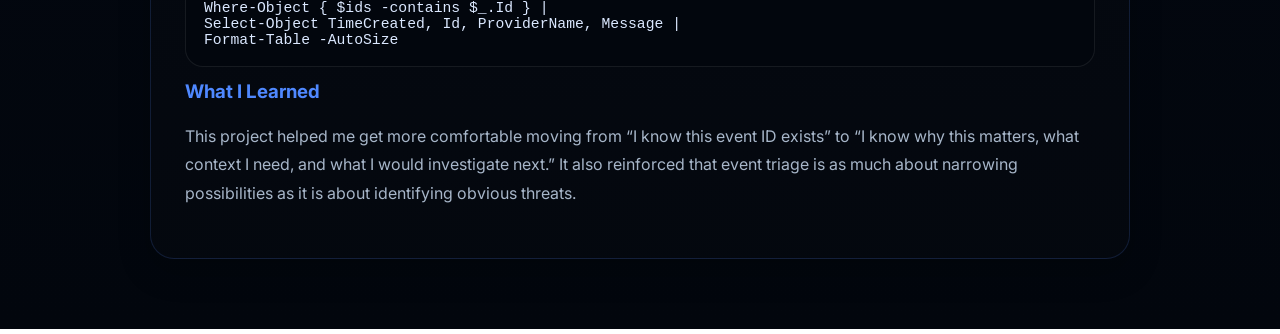
<file: windows-event-investigation-practice.html>
<!DOCTYPE html>
<html lang="en">
<head>
  <meta charset="UTF-8" />
  <meta name="viewport" content="width=device-width, initial-scale=1.0" />
  <title>Windows Event Investigation Practice | John Lim</title>
  <meta name="description" content="Windows Event Investigation Practice by John Lim" />
  <link rel="preconnect" href="https://fonts.googleapis.com">
  <link rel="preconnect" href="https://fonts.gstatic.com" crossorigin>
  <link href="https://fonts.googleapis.com/css2?family=Inter:wght@400;500;600;700;800&display=swap" rel="stylesheet">
  <link rel="stylesheet" href="style.css" />
</head>
<body>
  <div class="page-glow"></div>

  <div class="detail-wrap">
    <a class="back-link" href="index.html#projects">← Back to Projects</a>

    <article class="detail-card">
      <h1>Windows Event Investigation Practice</h1>

      <p>
        This project focused on building stronger investigation habits around common Windows security events.
        I used this work to improve my understanding of how authentication activity, PowerShell execution,
        and privileged group changes appear in logs and how an analyst would begin triaging them.
      </p>

      <h3>Overview</h3>
      <p>
        Windows event logs are one of the most important sources of visibility in security operations.
        I used this project to study high-value events like failed logons, account changes, and PowerShell activity
        so I could better understand what to look for, what context matters, and how one event can lead into a broader investigation.
      </p>

      <h3>Objectives</h3>
      <ul>
        <li>Improve familiarity with common Windows security event IDs</li>
        <li>Practice investigation steps for suspicious authentication and account-related activity</li>
        <li>Understand how context changes the meaning of an event</li>
      </ul>

      <h3>Tools Used</h3>
      <ul>
        <li>Windows Event Viewer</li>
        <li>Windows Security Event Logs</li>
        <li>PowerShell</li>
        <li>Splunk</li>
        <li>MITRE ATT&amp;CK concepts</li>
      </ul>

      <h3>Environment</h3>
      <p>
        I used a Windows-based lab environment where security events could be generated, reviewed, and searched.
        The goal was to build comfort around interpreting Windows telemetry in a way that supports investigation,
        detection validation, and escalation decisions.
      </p>

      <h3>What I Did</h3>
      <ul>
        <li>Reviewed Event ID 4625 for failed logon activity and looked for repeated authentication failures</li>
        <li>Studied Event ID 4732 to understand how privileged group membership changes appear in the Security log</li>
        <li>Reviewed PowerShell-related logging to better understand script execution visibility and analyst context</li>
        <li>Used those events to practice basic triage steps and think through how each event might fit into a larger attack chain</li>
      </ul>

      <h3>Key Findings</h3>
      <ul>
        <li>A single Windows event is rarely enough on its own and needs supporting context</li>
        <li>Authentication events become much more meaningful when tied to time, host, and user behavior</li>
        <li>Privileged group changes are especially important because they can signal persistence or privilege escalation</li>
        <li>PowerShell logging can provide strong visibility, but only if logging is configured and collected properly</li>
      </ul>

      <h3>Example Artifact</h3>
      <pre><code>$ids = 4624,4625,4732
Get-WinEvent -LogName Security |
Where-Object { $ids -contains $_.Id } |
Select-Object TimeCreated, Id, ProviderName, Message |
Format-Table -AutoSize</code></pre>

      <h3>What I Learned</h3>
      <p>
        This project helped me get more comfortable moving from “I know this event ID exists” to
        “I know why this matters, what context I need, and what I would investigate next.”
        It also reinforced that event triage is as much about narrowing possibilities as it is about identifying obvious threats. 
      </p>
    </article>
  </div>
</body>
</html>
</file>
<file: style.css>
* { box-sizing: border-box; }
:root {
  --bg: #02060d;
  --panel: rgba(6, 11, 20, 0.96);
  --border: rgba(90, 136, 255, 0.16);
  --text: #f4f7fb;
  --muted: #a7b6c9;
  --blue: #4f88ff;
  --blue-soft: rgba(79, 136, 255, 0.18);
  --maxw: 1320px;
  --narrow: 1120px;
}
html { scroll-behavior: smooth; }
body {
  margin: 0;
  font-family: "Inter", Arial, sans-serif;
  color: var(--text);
  background:
    radial-gradient(circle at top center, rgba(79, 136, 255, 0.12), transparent 24%),
    linear-gradient(180deg, #02060d 0%, #040913 35%, #02060d 100%);
}
.page-glow {
  position: fixed; inset: 0; pointer-events: none;
  background:
    radial-gradient(circle at 50% 18%, rgba(79, 136, 255, 0.08), transparent 28%),
    radial-gradient(circle at 70% 28%, rgba(79, 136, 255, 0.05), transparent 22%);
}
.container { width: min(var(--maxw), calc(100% - 54px)); margin: 0 auto; }
.narrow { width: min(var(--narrow), calc(100% - 54px)); }
.header {
  position: sticky; top: 0; z-index: 30;
  background: rgba(2, 6, 13, 0.82);
  backdrop-filter: blur(12px);
  border-bottom: 1px solid rgba(255,255,255,0.05);
}
.nav { min-height: 82px; display: flex; align-items: center; justify-content: space-between; position: relative; }
.brand { color: var(--blue); font-weight: 800; font-size: 1.5rem; text-decoration: none; }
.nav-links { display: flex; gap: 34px; }
.nav-links a { color: #eef3fb; text-decoration: none; font-weight: 600; font-size: 0.98rem; }
.nav-links a:hover, .project-card a:hover { color: var(--blue); }
.menu-btn {
  display: none; background: transparent; border: 1px solid rgba(255,255,255,0.12);
  color: white; border-radius: 10px; padding: 8px 11px;
}
.hero { min-height: 84vh; display: flex; align-items: center; padding: 110px 0 75px; }
.hero-inner { max-width: 780px; }
.eyebrow { color: var(--blue); text-transform: uppercase; letter-spacing: 0.18em; font-size: 0.78rem; font-weight: 700; margin-bottom: 20px; }
h1 { margin: 0; color: var(--blue); font-size: clamp(3.3rem, 8vw, 5.8rem); line-height: 1.02; text-shadow: 0 0 20px var(--blue-soft); }
.subtitle { font-size: clamp(1.35rem, 3vw, 2rem); color: #d7e0ef; margin: 18px 0 20px; }
.hero-copy { color: var(--muted); font-size: 1.08rem; line-height: 1.9; max-width: 780px; }
.hero-actions { display: flex; gap: 16px; flex-wrap: wrap; margin-top: 34px; }
.btn { text-decoration: none; display: inline-flex; align-items: center; justify-content: center; min-width: 150px; padding: 15px 24px; border-radius: 999px; font-weight: 700; }
.btn-primary { background: linear-gradient(180deg, #67a0ff, #3f79ef); color: white; box-shadow: 0 0 24px rgba(79, 136, 255, 0.28); }
.btn-secondary { color: white; border: 1px solid rgba(79, 136, 255, 0.7); box-shadow: inset 0 0 0 1px rgba(79, 136, 255, 0.12), 0 0 16px rgba(79, 136, 255, 0.08); }
.socials { display: flex; gap: 16px; margin-top: 28px; }
.socials a {
  width: 42px; height: 42px; display: grid; place-items: center; color: var(--blue); text-decoration: none;
  border: 1px solid rgba(255,255,255,0.08); border-radius: 12px; background: rgba(255,255,255,0.03); font-weight: 800;
}
.section { padding: 46px 0 72px; }
.section-heading { text-align: center; font-size: clamp(2.5rem, 5vw, 3.7rem); color: var(--blue); margin: 0 0 34px; }
.exp-card, .objective-card, .project-card, .detail-card {
  background: linear-gradient(180deg, rgba(7, 12, 22, 0.96), rgba(4, 8, 15, 0.96));
  border: 1px solid var(--border); border-radius: 24px; box-shadow: 0 12px 32px rgba(0,0,0,0.22);
}
.exp-card { padding: 34px 38px; margin-bottom: 28px; }
.exp-card h3, .project-card h3, .detail-card h1, .detail-card h3 { margin-top: 0; color: var(--blue); }
.project-card h3, .exp-card h3 { font-size: 1.18rem; }
.exp-meta { color: #c7d0db; font-style: italic; margin-bottom: 20px; }
.exp-summary, .exp-card li, .project-card p, .project-card li, .detail-card p, .detail-card li { color: var(--muted); line-height: 1.8; }
.exp-card ul, .project-card ul, .detail-card ul { padding-left: 22px; margin-bottom: 0; }
.objective-card { padding: 34px 38px; }
.objective-card p { color: var(--muted); line-height: 1.9; font-size: 1.04rem; }
.pill-row { margin-top: 22px; display: flex; flex-wrap: wrap; gap: 10px; }
.pill-row span { padding: 8px 12px; border-radius: 999px; background: rgba(79, 136, 255, 0.1); border: 1px solid rgba(79, 136, 255, 0.2); color: #dce8ff; font-size: 0.92rem; }
.project-grid, .contact-grid { display: grid; gap: 28px; }
.project-grid { grid-template-columns: repeat(3, minmax(0, 1fr)); }
.contact-grid { grid-template-columns: repeat(2, minmax(0, 1fr)); }
.project-card { padding: 30px 32px; min-height: 300px; display: flex; flex-direction: column; }
.project-card p { flex: 1; }
.project-card a, .detail-card a { color: var(--blue); text-decoration: none; font-weight: 700; }
.detail-wrap { width:min(980px, calc(100% - 28px)); margin:0 auto; padding:110px 0 70px; }
.back-link { display:inline-block; margin-bottom:24px; color:var(--blue); text-decoration:none; font-weight:700; }
.detail-card { padding:34px; }
pre {
  background:#02060d; border:1px solid rgba(255,255,255,0.08); border-radius:18px; padding:18px;
  overflow:auto; color:#dbe8ff;
}
code { font-family: Consolas, monospace; font-size:0.92rem; }
@media (max-width: 1024px) { .project-grid { grid-template-columns: repeat(2, minmax(0, 1fr)); } }
@media (max-width: 760px) {
  .container, .narrow { width: min(var(--maxw), calc(100% - 26px)); }
  .menu-btn { display: inline-block; }
  .nav-links {
    display: none; position: absolute; top: 82px; left: 0; right: 0; padding: 18px 24px 22px;
    background: rgba(2, 6, 13, 0.98); border-bottom: 1px solid rgba(255,255,255,0.05); flex-direction: column; gap: 16px;
  }
  .nav-links.open { display: flex; }
  .hero { min-height: auto; padding: 92px 0 58px; }
  .project-grid, .contact-grid { grid-template-columns: 1fr; }
  .exp-card, .objective-card, .project-card, .detail-card { padding: 24px; }
}
</file>
